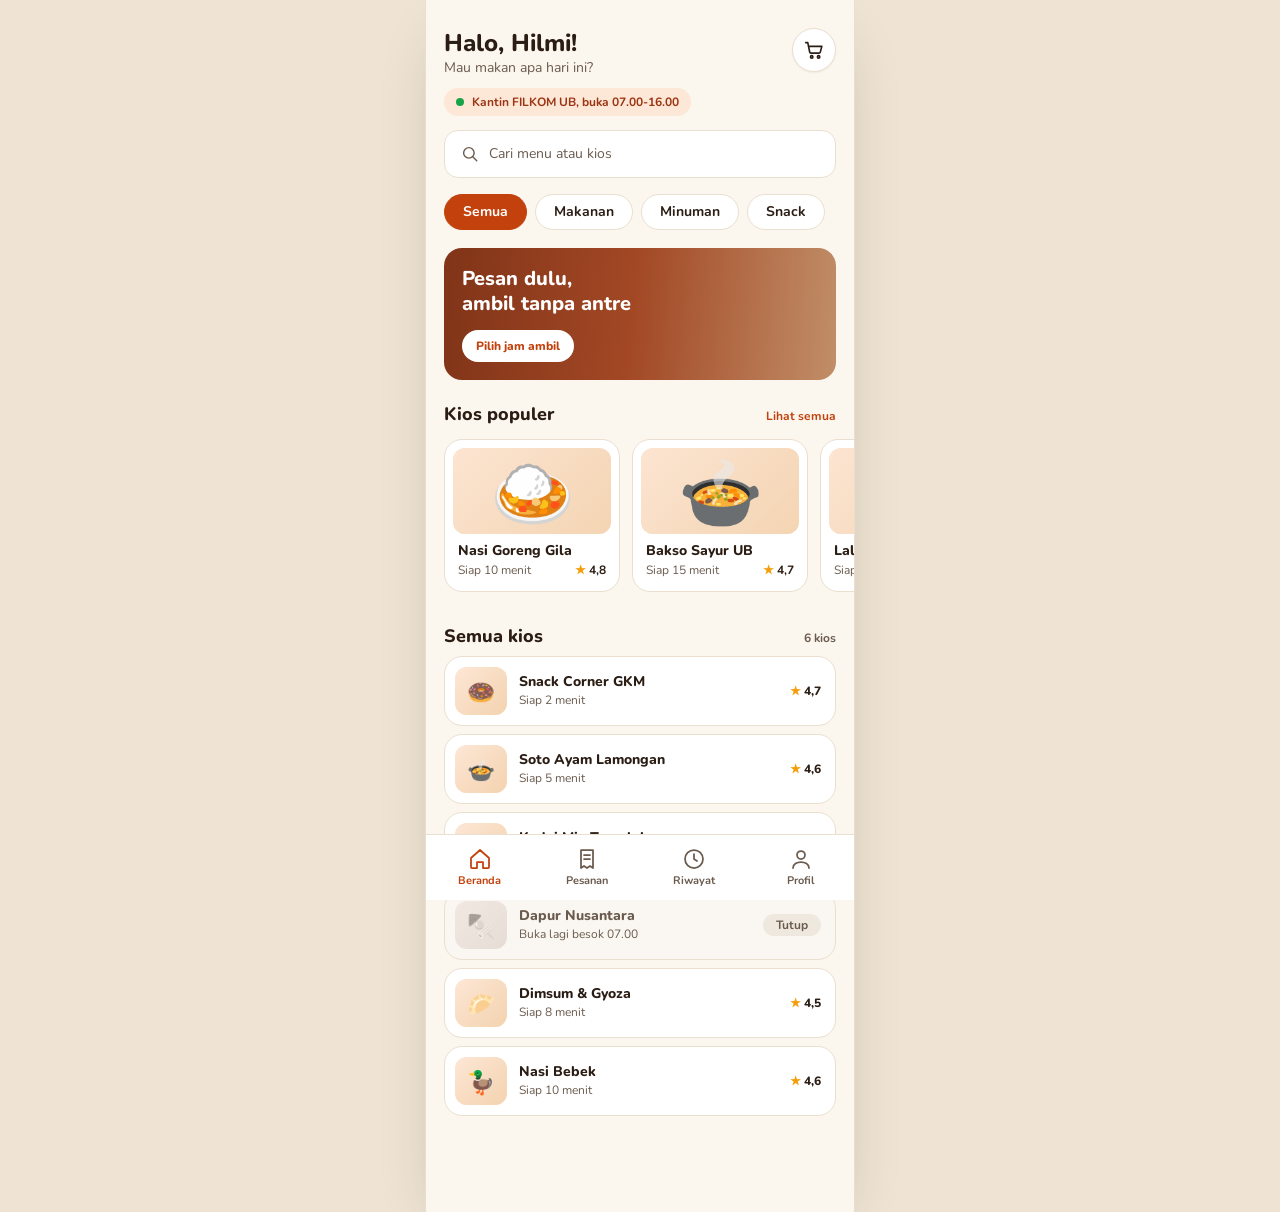
<file: index.html>
<!DOCTYPE html>
<html lang="id">
<head>
  <meta charset="UTF-8" />
  <meta name="viewport" content="width=device-width, initial-scale=1" />
  <meta name="theme-color" content="#FBF6EE" />
  <title>Beranda - SmartCanteen Rush</title>
  <link rel="preconnect" href="https://fonts.googleapis.com" />
  <link rel="preconnect" href="https://fonts.gstatic.com" crossorigin />
  <link href="https://fonts.googleapis.com/css2?family=Nunito:wght@400;600;700;800&display=swap" rel="stylesheet" />
  <link rel="stylesheet" href="index.css" />
</head>
<body data-page="home">
  <main class="page">
    <header class="header">
      <div>
        <h1 class="greeting">Halo, Hilmi!</h1>
        <p class="subgreeting">Mau makan apa hari ini?</p>
      </div>
      <button class="cart" id="cartBtn" type="button" aria-label="Keranjang">
        <svg width="22" height="22" viewBox="0 0 24 24" fill="none" stroke="currentColor" stroke-width="1.8" stroke-linecap="round" stroke-linejoin="round" aria-hidden="true">
          <path d="M3 4h2.2l2.1 10.2a1.5 1.5 0 0 0 1.5 1.2h8.6a1.5 1.5 0 0 0 1.5-1.1L20.5 8H6.1" />
          <circle cx="9.5" cy="19.5" r="1.3" />
          <circle cx="17" cy="19.5" r="1.3" />
        </svg>
        <span class="cart-badge" id="cartBadge" hidden>0</span>
      </button>
    </header>

    <div class="status">
      <span class="status-dot"></span>
      <span>Kantin FILKOM UB, buka 07.00-16.00</span>
    </div>

    <label class="search">
      <svg width="18" height="18" viewBox="0 0 24 24" fill="none" stroke="currentColor" stroke-width="1.9" stroke-linecap="round" aria-hidden="true">
        <circle cx="10.5" cy="10.5" r="7" />
        <path d="M16 16l5 5" />
      </svg>
      <input id="searchInput" type="search" placeholder="Cari menu atau kios" autocomplete="off" aria-label="Cari menu atau kios" />
    </label>

    <nav class="chips" aria-label="Kategori">
      <button class="chip chip-active" type="button" data-filter="semua" aria-pressed="true">Semua</button>
      <button class="chip" type="button" data-filter="makanan" aria-pressed="false">Makanan</button>
      <button class="chip" type="button" data-filter="minuman" aria-pressed="false">Minuman</button>
      <button class="chip" type="button" data-filter="snack" aria-pressed="false">Snack</button>
    </nav>

    <section class="promo">
      <h2 class="promo-title">Pesan dulu,<br />ambil tanpa antre</h2>
      <button class="promo-btn" id="promoBtn" type="button">Pilih jam ambil</button>
    </section>

    <a class="order" id="activeOrder" href="status.html" hidden>
      <img class="order-img" id="orderImg" alt="" />
      <div class="order-text">
        <p class="order-title" id="orderTitle">Pesananmu lagi dimasak</p>
        <p class="order-sub" id="orderSub"></p>
      </div>
      <span class="badge badge-info" id="orderBadge">Diproses</span>
      <svg class="order-arrow" width="8" height="14" viewBox="0 0 8 14" fill="none" stroke="currentColor" stroke-width="1.8" stroke-linecap="round" stroke-linejoin="round" aria-hidden="true">
        <path d="M1 1l6 6-6 6" />
      </svg>
    </a>

    <section id="popularSection">
      <div class="section-head">
        <h2 class="section-title">Kios populer</h2>
        <a class="link" id="seeAll" href="#allStalls">Lihat semua</a>
      </div>
      <div class="popular" id="popularList"></div>
    </section>

    <section id="allStalls">
      <div class="section-head">
        <h2 class="section-title">Semua kios</h2>
        <span class="count" id="stallCount">6 kios</span>
      </div>
      <ul class="stalls" id="stallList"></ul>
      <p class="empty" id="emptyState" hidden>Tidak ada kios atau menu yang cocok.<br />Coba kata kunci lain.</p>
    </section>
  </main>

  <nav class="navbar" aria-label="Navigasi utama">
    <ul>
      <li><a class="active" href="index.html" aria-current="page">
        <svg viewBox="0 0 24 24" aria-hidden="true"><path d="M3 11l9-8 9 8v9a1 1 0 0 1-1 1h-5v-6H9v6H4a1 1 0 0 1-1-1z" /></svg>Beranda</a></li>
      <li><a href="status.html">
        <svg viewBox="0 0 24 24" aria-hidden="true"><path d="M6 3h12v18l-3-2-3 2-3-2-3 2z" /><path d="M9 8h6M9 12h6" /></svg>Pesanan</a></li>
      <li><a href="#" data-soon>
        <svg viewBox="0 0 24 24" aria-hidden="true"><circle cx="12" cy="12" r="9" /><path d="M12 7v5l3 2" /></svg>Riwayat</a></li>
      <li><a href="#" data-soon>
        <svg viewBox="0 0 24 24" aria-hidden="true"><circle cx="12" cy="8" r="4" /><path d="M4 21c0-4 4-6 8-6s8 2 8 6" /></svg>Profil</a></li>
    </ul>
  </nav>

  <script src="script.js"></script>
</body>
</html>
</file>
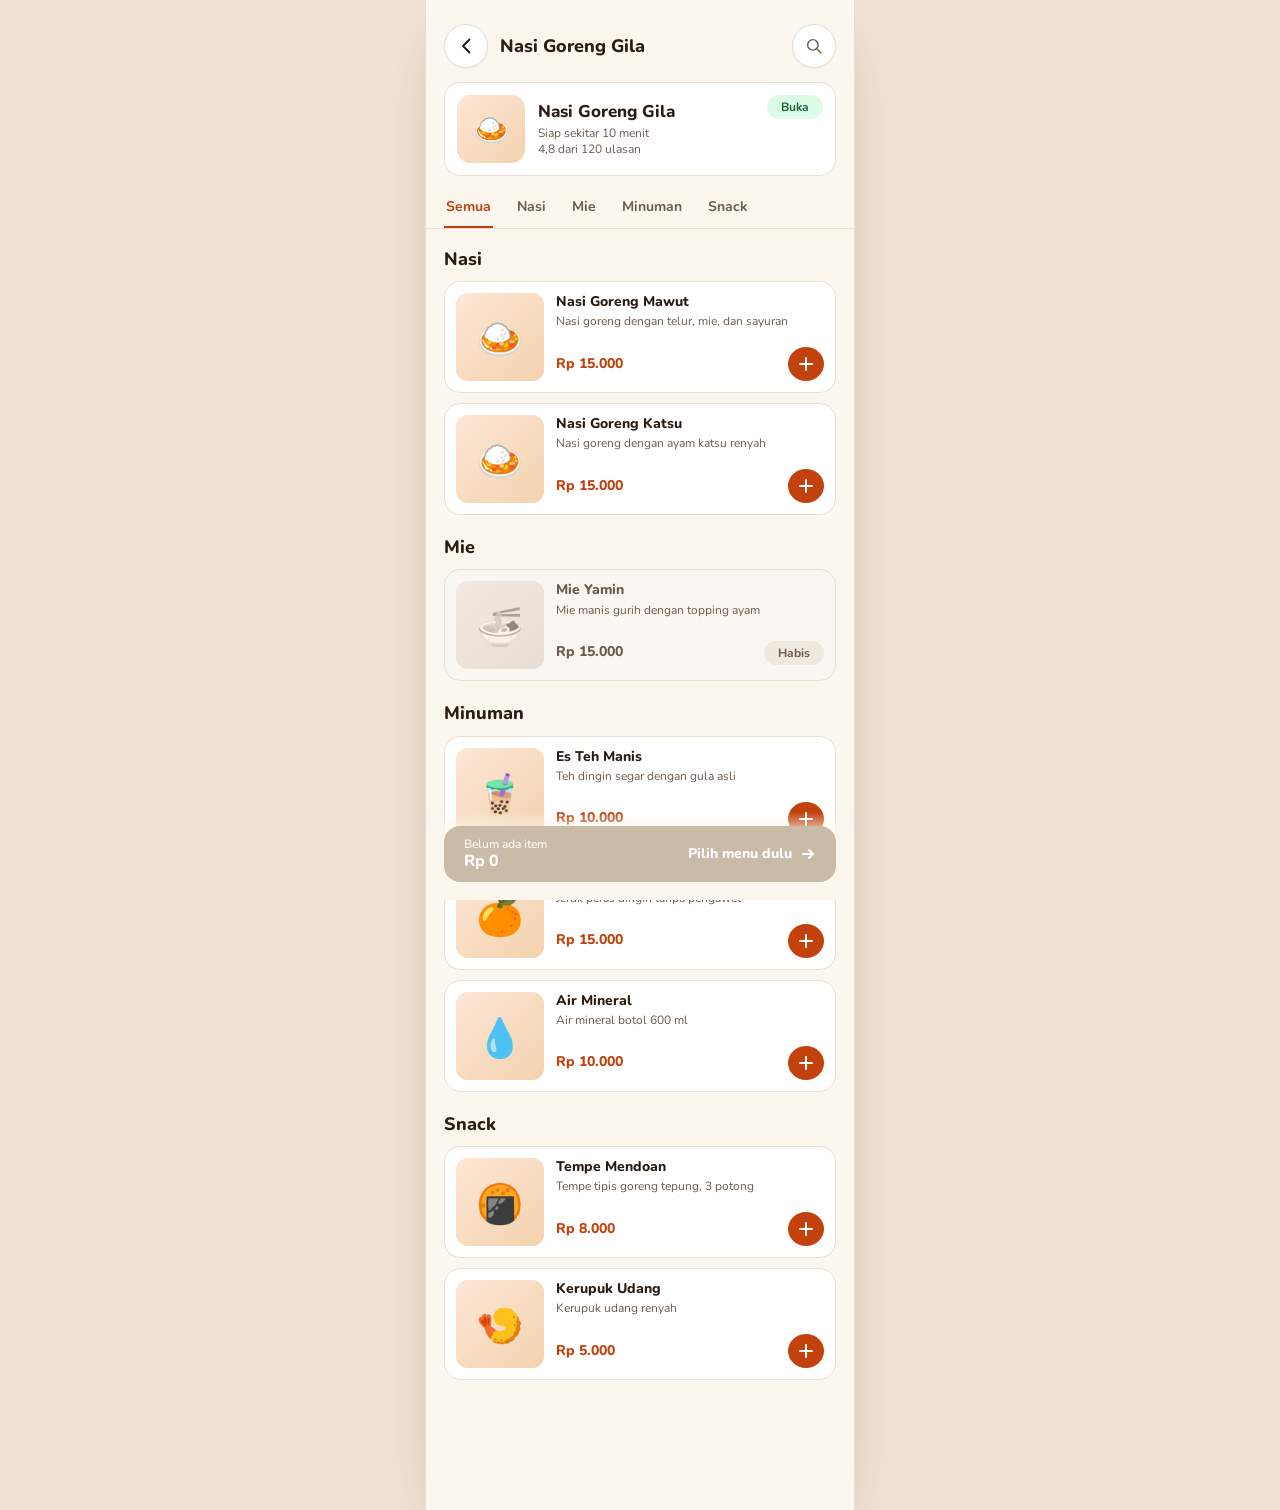
<file: menu.html>
<!DOCTYPE html>
<html lang="id">
<head>
  <meta charset="UTF-8" />
  <meta name="viewport" content="width=device-width, initial-scale=1" />
  <meta name="theme-color" content="#FBF6EE" />
  <title>Menu - SmartCanteen Rush</title>
  <link rel="preconnect" href="https://fonts.googleapis.com" />
  <link rel="preconnect" href="https://fonts.gstatic.com" crossorigin />
  <link href="https://fonts.googleapis.com/css2?family=Nunito:wght@400;600;700;800&display=swap" rel="stylesheet" />
  <link rel="stylesheet" href="menu.css" />
</head>
<body data-page="menu">
  <main class="page">
    <header class="topbar">
      <button class="icon-btn" type="button" data-href="index.html" aria-label="Kembali">
        <svg width="10" height="16" viewBox="0 0 10 16" fill="none" stroke="currentColor" stroke-width="1.9" stroke-linecap="round" stroke-linejoin="round" aria-hidden="true"><path d="M8.5 1.5L2 8l6.5 6.5" /></svg>
      </button>
      <h1 id="topTitle">Menu</h1>
      <button class="icon-btn icon-btn-muted" id="searchToggle" type="button" aria-label="Cari menu">
        <svg width="18" height="18" viewBox="0 0 24 24" fill="none" stroke="currentColor" stroke-width="1.9" stroke-linecap="round" aria-hidden="true"><circle cx="10.5" cy="10.5" r="7" /><path d="M16 16l5 5" /></svg>
      </button>
    </header>

    <div class="searchbar" id="menuSearchBar" hidden>
      <input id="menuSearch" type="search" placeholder="Cari menu di kios ini" autocomplete="off" aria-label="Cari menu" />
    </div>

    <section class="restaurant">
      <div class="restaurant-img"><img id="stallImg" alt="" /></div>
      <div class="restaurant-info">
        <h2 id="stallName">Nama kios</h2>
        <p id="stallPrep"></p>
        <p id="stallRating"></p>
      </div>
      <span class="badge-open">Buka</span>
    </section>

    <nav class="tabs" id="tabs" aria-label="Kategori menu"></nav>

    <div id="menuList"></div>
  </main>

  <div class="cartbar" id="cartBar">
    <button class="cartbar-btn" id="cartBarBtn" type="button">
      <span class="cb-info">
        <small id="barInfo">Belum ada item</small>
        <b id="barTotal">Rp 0</b>
      </span>
      <span class="cb-action"><span id="barAction">Pilih jam ambil</span>
        <svg width="16" height="16" viewBox="0 0 16 16" fill="none" stroke="currentColor" stroke-width="2" stroke-linecap="round" stroke-linejoin="round" aria-hidden="true"><path d="M3 8h10M9 4l4 4-4 4" /></svg>
      </span>
    </button>
  </div>

  <script src="script.js"></script>
</body>
</html>
</file>
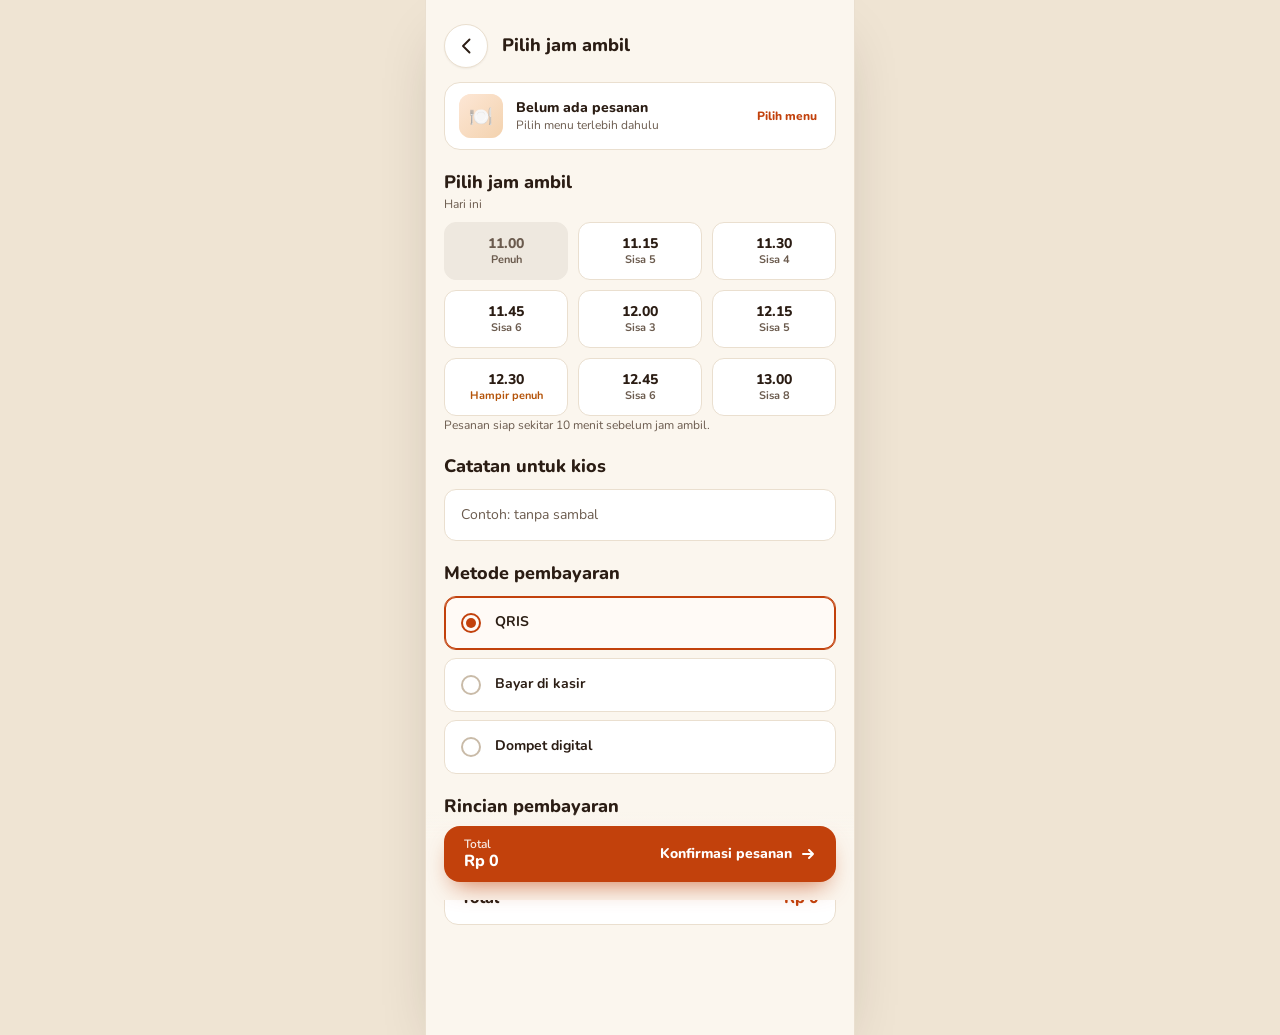
<file: slot.html>
<!DOCTYPE html>
<html lang="id">
<head>
  <meta charset="UTF-8" />
  <meta name="viewport" content="width=device-width, initial-scale=1" />
  <meta name="theme-color" content="#FBF6EE" />
  <title>Pilih jam ambil - SmartCanteen Rush</title>
  <link rel="preconnect" href="https://fonts.googleapis.com" />
  <link rel="preconnect" href="https://fonts.gstatic.com" crossorigin />
  <link href="https://fonts.googleapis.com/css2?family=Nunito:wght@400;600;700;800&display=swap" rel="stylesheet" />
  <link rel="stylesheet" href="slot.css" />
</head>
<body data-page="slot">
  <main class="page">
    <header class="topbar">
      <button class="back" type="button" data-href="menu.html" aria-label="Kembali">
        <svg width="10" height="16" viewBox="0 0 10 16" fill="none" stroke="currentColor" stroke-width="1.9" stroke-linecap="round" stroke-linejoin="round" aria-hidden="true"><path d="M8.5 1.5L2 8l6.5 6.5" /></svg>
      </button>
      <h1 class="title">Pilih jam ambil</h1>
    </header>

    <section class="order">
      <div class="order-thumb"><img class="order-img" id="orderImg" alt="" /></div>
      <div class="order-info">
        <div class="order-name" id="orderName">Nama kios</div>
        <div class="muted" id="orderCount">0 item</div>
      </div>
      <a class="change" id="changeLink" href="menu.html" data-href="menu.html">Ubah</a>
    </section>

    <section class="block">
      <h2 class="heading">Pilih jam ambil</h2>
      <p class="muted">Hari ini</p>
      <div class="slots" id="slots" role="radiogroup" aria-label="Slot jam ambil">
        <button class="slot is-full" type="button" role="radio" aria-checked="false" data-time="11.00" disabled><span class="slot-time">11.00</span><span class="slot-note">Penuh</span></button>
        <button class="slot" type="button" role="radio" aria-checked="false" data-time="11.15"><span class="slot-time">11.15</span><span class="slot-note">Sisa 5</span></button>
        <button class="slot" type="button" role="radio" aria-checked="false" data-time="11.30"><span class="slot-time">11.30</span><span class="slot-note">Sisa 4</span></button>
        <button class="slot" type="button" role="radio" aria-checked="false" data-time="11.45"><span class="slot-time">11.45</span><span class="slot-note">Sisa 6</span></button>
        <button class="slot" type="button" role="radio" aria-checked="false" data-time="12.00"><span class="slot-time">12.00</span><span class="slot-note">Sisa 3</span></button>
        <button class="slot" type="button" role="radio" aria-checked="false" data-time="12.15"><span class="slot-time">12.15</span><span class="slot-note">Sisa 5</span></button>
        <button class="slot slot-warn" type="button" role="radio" aria-checked="false" data-time="12.30"><span class="slot-time">12.30</span><span class="slot-note">Hampir penuh</span></button>
        <button class="slot" type="button" role="radio" aria-checked="false" data-time="12.45"><span class="slot-time">12.45</span><span class="slot-note">Sisa 6</span></button>
        <button class="slot" type="button" role="radio" aria-checked="false" data-time="13.00"><span class="slot-time">13.00</span><span class="slot-note">Sisa 8</span></button>
      </div>
      <p class="muted hint">Pesanan siap sekitar 10 menit sebelum jam ambil.</p>
    </section>

    <section class="block">
      <h2 class="heading">Catatan untuk kios</h2>
      <input class="note" id="noteInput" type="text" placeholder="Contoh: tanpa sambal" maxlength="120" autocomplete="off" />
    </section>

    <section class="block">
      <h2 class="heading">Metode pembayaran</h2>
      <div class="pay-list">
        <label class="pay"><input type="radio" name="pay" value="qris" checked /><span class="radio"></span><span class="pay-name">QRIS</span></label>
        <label class="pay"><input type="radio" name="pay" value="kasir" /><span class="radio"></span><span class="pay-name">Bayar di kasir</span></label>
        <label class="pay"><input type="radio" name="pay" value="ewallet" /><span class="radio"></span><span class="pay-name">Dompet digital</span></label>
      </div>
    </section>

    <section class="block">
      <h2 class="heading">Rincian pembayaran</h2>
      <div class="summary">
        <div class="row"><span class="muted-14" id="subLabel">Subtotal (0 item)</span><span class="value" id="subValue">Rp 0</span></div>
        <hr />
        <div class="row total"><span>Total</span><span class="accent" id="totalValue">Rp 0</span></div>
      </div>
    </section>
  </main>

  <div class="cartbar">
    <button class="cartbar-btn" id="confirmBtn" type="button">
      <span class="cb-info">
        <small>Total</small>
        <b id="barTotal">Rp 0</b>
      </span>
      <span class="cb-action">Konfirmasi pesanan
        <svg width="16" height="16" viewBox="0 0 16 16" fill="none" stroke="currentColor" stroke-width="2" stroke-linecap="round" stroke-linejoin="round" aria-hidden="true"><path d="M3 8h10M9 4l4 4-4 4" /></svg>
      </span>
    </button>
  </div>

  <script src="script.js"></script>
</body>
</html>
</file>
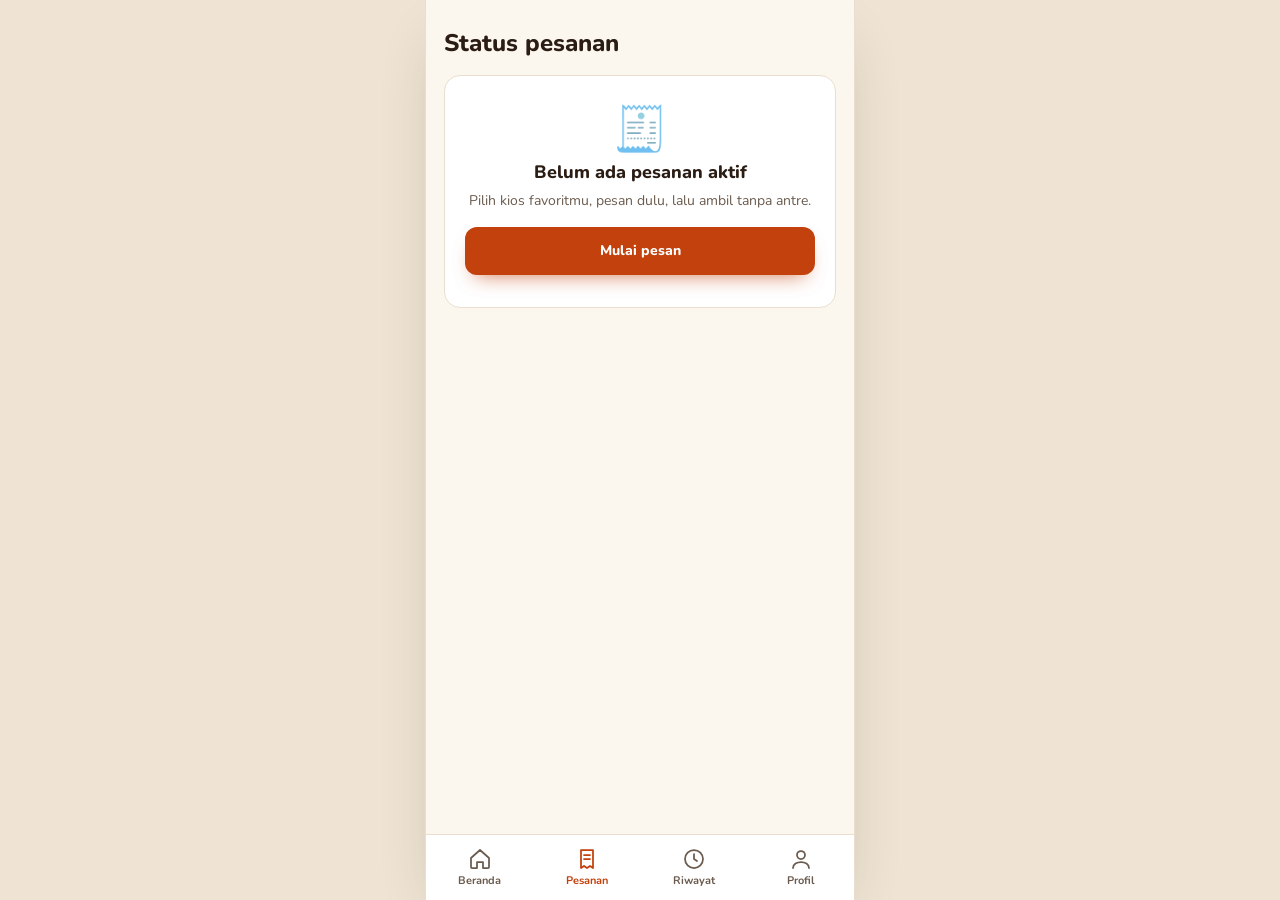
<file: status.html>
<!DOCTYPE html>
<html lang="id">
<head>
  <meta charset="UTF-8" />
  <meta name="viewport" content="width=device-width, initial-scale=1" />
  <meta name="theme-color" content="#FBF6EE" />
  <title>Status pesanan - SmartCanteen Rush</title>
  <link rel="preconnect" href="https://fonts.googleapis.com" />
  <link rel="preconnect" href="https://fonts.gstatic.com" crossorigin />
  <link href="https://fonts.googleapis.com/css2?family=Nunito:wght@400;600;700;800&display=swap" rel="stylesheet" />
  <link rel="stylesheet" href="status.css" />
</head>
<body data-page="status">
  <main class="page">
    <h1 class="title">Status pesanan</h1>

    <!-- Kondisi kosong: belum ada pesanan -->
    <section class="card empty-card" id="statusEmpty" hidden>
      <div class="empty-icon" aria-hidden="true">🧾</div>
      <h2>Belum ada pesanan aktif</h2>
      <p>Pilih kios favoritmu, pesan dulu, lalu ambil tanpa antre.</p>
      <button class="btn-solid" id="emptyBtn" type="button">Mulai pesan</button>
    </section>

    <div class="content" id="statusContent" hidden>
      <p class="subtitle" id="stallTitle">Nama kios</p>

      <section class="card">
        <span class="badge badge-info" id="statusBadge">Diterima</span>
        <h2 class="status-heading" id="statusHeading">Pesanan diterima</h2>
        <p class="status-note" id="statusNote"></p>
        <ol class="steps" id="steps" style="--p: 0">
          <li class="step active current"><span class="dot"><svg width="13" height="9" viewBox="0 0 13 9" fill="none" aria-hidden="true"><path d="M1 4.5L4.6 8 12 1" stroke="#fff" stroke-width="2" stroke-linecap="round" stroke-linejoin="round" /></svg></span>Diterima</li>
          <li class="step"><span class="dot"><svg width="13" height="9" viewBox="0 0 13 9" fill="none" aria-hidden="true"><path d="M1 4.5L4.6 8 12 1" stroke="#fff" stroke-width="2" stroke-linecap="round" stroke-linejoin="round" /></svg></span>Dimasak</li>
          <li class="step"><span class="dot"><svg width="13" height="9" viewBox="0 0 13 9" fill="none" aria-hidden="true"><path d="M1 4.5L4.6 8 12 1" stroke="#fff" stroke-width="2" stroke-linecap="round" stroke-linejoin="round" /></svg></span>Siap diambil</li>
          <li class="step"><span class="dot"><svg width="13" height="9" viewBox="0 0 13 9" fill="none" aria-hidden="true"><path d="M1 4.5L4.6 8 12 1" stroke="#fff" stroke-width="2" stroke-linecap="round" stroke-linejoin="round" /></svg></span>Selesai</li>
        </ol>
      </section>

      <section class="card code-card">
        <h2 class="card-label">Kode ambil</h2>
        <div class="qr" id="qr"></div>
        <p class="code" id="pickupCode">ABC-000</p>
        <p class="code-note">Tunjukkan ke kios saat mengambil</p>
      </section>

      <section class="card info">
        <div class="info-item"><span class="label">Jam ambil</span><span class="value" id="infoSlot">-</span></div>
        <div class="info-item"><span class="label">Lokasi</span><span class="value" id="infoLocation">Kantin FILKOM UB</span></div>
        <div class="info-item"><span class="label">Pembayaran</span><span class="value" id="infoPay">-</span></div>
      </section>

      <section class="card detail">
        <h2>Rincian pesanan</h2>
        <div id="detailRows"></div>
        <div class="note-row" id="noteRow" hidden><span class="label">Catatan:</span> <span id="noteText"></span></div>
        <div class="total"><span>Total</span><span class="amount" id="detailTotal">Rp 0</span></div>
      </section>

      <div class="actions">
        <button class="btn-solid" id="pickedBtn" type="button" hidden>Saya sudah mengambil pesanan</button>
        <button class="btn-outline" id="contactBtn" type="button">Hubungi kios</button>
        <button class="btn-solid" id="homeBtn" type="button">Kembali ke beranda</button>
        <button class="btn-cancel" id="cancelBtn" type="button">Batalkan pesanan</button>
      </div>
    </div>
  </main>

  <nav class="navbar" aria-label="Navigasi utama">
    <ul>
      <li><a href="index.html">
        <svg viewBox="0 0 24 24" aria-hidden="true"><path d="M3 11l9-8 9 8v9a1 1 0 0 1-1 1h-5v-6H9v6H4a1 1 0 0 1-1-1z" /></svg>Beranda</a></li>
      <li><a class="active" href="status.html" aria-current="page">
        <svg viewBox="0 0 24 24" aria-hidden="true"><path d="M6 3h12v18l-3-2-3 2-3-2-3 2z" /><path d="M9 8h6M9 12h6" /></svg>Pesanan</a></li>
      <li><a href="#" data-soon>
        <svg viewBox="0 0 24 24" aria-hidden="true"><circle cx="12" cy="12" r="9" /><path d="M12 7v5l3 2" /></svg>Riwayat</a></li>
      <li><a href="#" data-soon>
        <svg viewBox="0 0 24 24" aria-hidden="true"><circle cx="12" cy="8" r="4" /><path d="M4 21c0-4 4-6 8-6s8 2 8 6" /></svg>Profil</a></li>
    </ul>
  </nav>

  <script src="script.js"></script>
</body>
</html>
</file>
<file: index.css>
/* SmartCanteen Rush — Beranda (index.html) */
/* ==========================================================================
   BASE — token, reset, shell halaman, toast
   (blok ini sengaja sama di setiap file CSS agar tiap halaman mandiri)
   ========================================================================== */
:root {
  --canvas: #EFE4D3;
  --bg: #FBF6EE;
  --card: #FFFFFF;
  --ink: #2B1D14;
  --muted: #6B5B4E;
  --border: #EADFCF;
  --accent: #C2410C;
  --accent-dark: #9A3412;
  --accent-soft: #FDE7D6;
  --tan: #C9A27A;
  --green: #166534;
  --green-bg: #DCFCE7;
  --blue: #1E40AF;
  --blue-bg: #DBEAFE;
  --disabled: #EEE8DF;
  --shadow-sm: 0 1px 2px rgba(43, 29, 20, 0.06);
  --shadow-md: 0 10px 24px -10px rgba(43, 29, 20, 0.25);
  --ease: cubic-bezier(0.2, 0.7, 0.2, 1);
  --w: 428px;
}

*, *::before, *::after { box-sizing: border-box; margin: 0; padding: 0; }

html { -webkit-text-size-adjust: 100%; }

body {
  font-family: "Nunito", -apple-system, Roboto, Helvetica, sans-serif;
  background: var(--canvas);
  color: var(--ink);
  line-height: 1.35;
  -webkit-tap-highlight-color: transparent;
}

/* Mobile-first: lebar penuh di HP, kolom 428px di tengah layar saat di desktop */
.page {
  width: 100%;
  max-width: var(--w);
  min-height: 100vh;
  margin: 0 auto;
  background: var(--bg);
  position: relative;
}
@media (min-width: 480px) {
  .page { box-shadow: 0 0 0 1px var(--border), 0 24px 60px -24px rgba(43, 29, 20, 0.3); }
}

button, input { font: inherit; color: inherit; }
button { border: 0; background: none; cursor: pointer; }
a { color: inherit; text-decoration: none; }
ul, ol { list-style: none; }
img { display: block; max-width: 100%; }
[hidden] { display: none !important; }
:focus-visible { outline: 2px solid var(--accent); outline-offset: 2px; }

.toast {
  position: fixed;
  left: 50%;
  bottom: 96px;
  z-index: 100;
  max-width: calc(100% - 36px);
  padding: 10px 18px;
  border-radius: 999px;
  background: var(--ink);
  color: #fff;
  font-size: 13px;
  font-weight: 700;
  text-align: center;
  box-shadow: var(--shadow-md);
  opacity: 0;
  transform: translate(-50%, 12px);
  pointer-events: none;
  transition: opacity 0.25s var(--ease), transform 0.25s var(--ease);
}
.toast.show { opacity: 1; transform: translate(-50%, 0); }

@media (prefers-reduced-motion: reduce) {
  *, *::before, *::after { transition: none !important; animation: none !important; scroll-behavior: auto !important; }
}

/* ==========================================================================
   HALAMAN
   ========================================================================== */

.page { padding: 28px 18px 96px; }

/* ---------- Header ---------- */
.header { display: flex; justify-content: space-between; align-items: flex-start; gap: 12px; }
.greeting { font-size: 24px; font-weight: 800; line-height: 1.3; }
.subgreeting { font-size: 14px; color: var(--muted); }

.cart {
  position: relative;
  flex: none;
  width: 44px;
  height: 44px;
  border-radius: 50%;
  background: var(--card);
  border: 1px solid var(--border);
  display: grid;
  place-items: center;
  box-shadow: var(--shadow-sm);
  transition: transform 0.15s var(--ease), box-shadow 0.2s var(--ease), border-color 0.2s;
}
.cart:hover { border-color: var(--accent); box-shadow: var(--shadow-md); transform: translateY(-1px); }
.cart:active { transform: scale(0.93); }
.cart-badge {
  position: absolute;
  top: -4px;
  right: -4px;
  min-width: 19px;
  height: 19px;
  padding: 0 5px;
  border-radius: 10px;
  background: var(--accent);
  color: #fff;
  font-size: 11px;
  font-weight: 800;
  display: grid;
  place-items: center;
  border: 2px solid var(--bg);
}

/* ---------- Status buka ---------- */
.status {
  display: flex;
  align-items: center;
  gap: 8px;
  width: fit-content;
  max-width: 100%;
  margin-top: 10px;
  padding: 6px 12px;
  border-radius: 999px;
  background: var(--accent-soft);
  color: var(--accent-dark);
  font-size: 12px;
  font-weight: 700;
}
.status-dot {
  width: 8px; height: 8px; flex: none; border-radius: 50%;
  background: #16A34A;
  box-shadow: 0 0 0 0 rgba(22, 163, 74, 0.5);
  animation: pulse 2s infinite;
}
@keyframes pulse {
  70% { box-shadow: 0 0 0 7px rgba(22, 163, 74, 0); }
  100% { box-shadow: 0 0 0 0 rgba(22, 163, 74, 0); }
}

/* ---------- Search ---------- */
.search {
  display: flex;
  align-items: center;
  gap: 10px;
  height: 48px;
  margin-top: 14px;
  padding: 0 16px;
  background: var(--card);
  border: 1px solid var(--border);
  border-radius: 14px;
  color: var(--muted);
  transition: border-color 0.2s, box-shadow 0.2s;
}
.search:focus-within { border-color: var(--accent); box-shadow: 0 0 0 3px rgba(194, 65, 12, 0.12); color: var(--accent); }
.search input {
  flex: 1;
  min-width: 0;
  border: 0;
  outline: 0;
  background: none;
  font-size: 14px;
  color: var(--ink);
}
.search input::placeholder { color: var(--muted); }

/* ---------- Chips ---------- */
.chips { display: flex; gap: 8px; margin-top: 14px; overflow-x: auto; scrollbar-width: none; padding: 2px 0; }
.chips::-webkit-scrollbar { display: none; }
.chip {
  flex: none;
  height: 36px;
  padding: 0 18px;
  border-radius: 999px;
  background: var(--card);
  border: 1px solid var(--border);
  font-size: 14px;
  font-weight: 700;
  transition: background 0.2s, color 0.2s, border-color 0.2s, transform 0.15s var(--ease);
}
.chip:hover { border-color: var(--accent); color: var(--accent); }
.chip:active { transform: scale(0.95); }
.chip-active, .chip-active:hover { background: var(--accent); border-color: var(--accent); color: #fff; }

/* ---------- Promo ---------- */
.promo {
  margin-top: 16px;
  padding: 18px;
  min-height: 124px;
  border-radius: 18px;
  color: #fff;
  background:
    linear-gradient(95deg, rgba(124, 45, 18, 0.94) 0%, rgba(154, 52, 18, 0.82) 48%, rgba(154, 52, 18, 0.18) 100%),
    url("https://images.unsplash.com/photo-1555396273-367ea4eb4db5?auto=format&fit=crop&w=800&q=70") center / cover,
    var(--tan);
}
.promo-title { font-size: 20px; font-weight: 800; line-height: 1.25; }
.promo-btn {
  margin-top: 14px;
  height: 32px;
  padding: 0 14px;
  border-radius: 999px;
  background: #fff;
  color: var(--accent);
  font-size: 12px;
  font-weight: 800;
  transition: transform 0.15s var(--ease), box-shadow 0.2s;
}
.promo-btn:hover { box-shadow: 0 6px 14px -6px rgba(0, 0, 0, 0.4); transform: translateY(-1px); }
.promo-btn:active { transform: scale(0.95); }

/* ---------- Badge ---------- */
.badge {
  flex: none;
  padding: 3px 10px;
  border-radius: 999px;
  font-size: 12px;
  font-weight: 700;
  line-height: 16px;
  white-space: nowrap;
}
.badge-info { background: var(--blue-bg); color: var(--blue); }
.badge-ready { background: var(--green-bg); color: var(--green); }
.badge-done { background: var(--disabled); color: var(--muted); }

/* ---------- Pesanan aktif ---------- */
.order {
  display: flex;
  align-items: center;
  gap: 12px;
  margin-top: 16px;
  padding: 14px;
  background: var(--card);
  border: 1px solid var(--border);
  border-radius: 18px;
  transition: transform 0.2s var(--ease), box-shadow 0.2s var(--ease), border-color 0.2s;
}
.order:hover { transform: translateY(-2px); box-shadow: var(--shadow-md); border-color: var(--tan); }
.order:active { transform: scale(0.99); }
.order-img { width: 46px; height: 46px; flex: none; border-radius: 12px; object-fit: cover; }
.order-text { flex: 1; min-width: 0; }
.order-title { font-size: 14px; font-weight: 800; line-height: 1.3; }
.order-sub { font-size: 12px; color: var(--muted); margin-top: 2px; }
.order-arrow { flex: none; color: var(--muted); transition: transform 0.2s var(--ease); }
.order:hover .order-arrow { transform: translateX(3px); }

/* ---------- Section head ---------- */
.section-head { display: flex; justify-content: space-between; align-items: baseline; margin-top: 22px; margin-bottom: 8px; }
.section-title { font-size: 18px; font-weight: 800; }
.link { color: var(--accent); font-size: 12px; font-weight: 700; }
.link:hover { text-decoration: underline; }
.count { color: var(--muted); font-size: 12px; font-weight: 700; }
.star { color: #F59E0B; }

/* ---------- Kios populer ---------- */
.popular {
  display: flex;
  gap: 12px;
  margin: 0 -18px;
  padding: 4px 18px 10px;
  overflow-x: auto;
  scrollbar-width: none;
  scroll-snap-type: x proximity;
  scroll-padding-left: 18px;
}
.popular::-webkit-scrollbar { display: none; }
.pcard {
  flex: none;
  width: 176px;
  padding: 8px 8px 12px;
  background: var(--card);
  border: 1px solid var(--border);
  border-radius: 18px;
  scroll-snap-align: start;
  transition: transform 0.2s var(--ease), box-shadow 0.2s var(--ease), border-color 0.2s;
}
.pcard:hover { transform: translateY(-3px); box-shadow: var(--shadow-md); border-color: var(--tan); }
.pcard:active { transform: scale(0.98); }
.pcard-img { height: 86px; border-radius: 12px; overflow: hidden; background: var(--accent-soft); }
.pcard-img img { width: 100%; height: 100%; object-fit: cover; transition: transform 0.4s var(--ease); }
.pcard:hover .pcard-img img { transform: scale(1.06); }
.pcard-name { margin: 8px 5px 0; font-size: 14px; font-weight: 800; white-space: nowrap; overflow: hidden; text-overflow: ellipsis; }
.pcard-meta { display: flex; justify-content: space-between; margin: 2px 5px 0; font-size: 12px; color: var(--muted); }
.pcard-meta b { color: var(--ink); }

/* ---------- Semua kios ---------- */
.stalls { display: flex; flex-direction: column; gap: 8px; }
.stall {
  display: flex;
  align-items: center;
  gap: 12px;
  padding: 10px 14px 10px 10px;
  background: var(--card);
  border: 1px solid var(--border);
  border-radius: 18px;
  transition: transform 0.2s var(--ease), box-shadow 0.2s var(--ease), border-color 0.2s;
}
.stall:hover { transform: translateY(-2px); box-shadow: var(--shadow-md); border-color: var(--tan); }
.stall:active { transform: scale(0.99); }
.thumb { flex: none; width: 52px; height: 48px; border-radius: 12px; overflow: hidden; background: var(--accent-soft); }
.thumb img { width: 100%; height: 100%; object-fit: cover; }
.stall-text { flex: 1; min-width: 0; }
.stall-name { display: block; font-size: 14px; font-weight: 800; line-height: 1.3; white-space: nowrap; overflow: hidden; text-overflow: ellipsis; }
.stall-sub { display: block; font-size: 12px; color: var(--muted); margin-top: 1px; white-space: nowrap; overflow: hidden; text-overflow: ellipsis; }
.rating { font-size: 12px; font-weight: 800; }
.stall-closed { background: #FAF7F2; }
.stall-closed:hover { transform: none; box-shadow: none; border-color: var(--border); }
.stall-closed .thumb img { filter: grayscale(1); opacity: 0.6; }
.stall-closed .stall-name { color: var(--muted); }
.closed-badge {
  padding: 3px 13px;
  border-radius: 999px;
  background: var(--disabled);
  color: var(--muted);
  font-size: 12px;
  font-weight: 700;
}
.empty { padding: 28px 12px; text-align: center; color: var(--muted); font-size: 14px; }

/* ---------- Navbar bawah ---------- */
.navbar {
  position: fixed;
  bottom: 0;
  left: 50%;
  transform: translateX(-50%);
  width: 100%;
  max-width: var(--w);
  height: 66px;
  background: var(--card);
  border-top: 1px solid var(--border);
  z-index: 50;
}
.navbar ul { display: flex; height: 100%; }
.navbar li { flex: 1; }
.navbar a {
  height: 100%;
  display: flex;
  flex-direction: column;
  align-items: center;
  justify-content: center;
  gap: 3px;
  font-size: 11px;
  font-weight: 700;
  color: var(--muted);
  transition: color 0.2s;
}
.navbar a:hover { color: var(--accent-dark); }
.navbar a.active { color: var(--accent); }
.navbar svg { width: 24px; height: 24px; fill: none; stroke: currentColor; stroke-width: 1.75; stroke-linecap: round; stroke-linejoin: round; transition: transform 0.2s var(--ease); }
.navbar a:active svg { transform: scale(0.88); }
</file>
<file: menu.css>
/* SmartCanteen Rush — Menu (menu.html) */
/* ==========================================================================
   BASE — token, reset, shell halaman, toast
   (blok ini sengaja sama di setiap file CSS agar tiap halaman mandiri)
   ========================================================================== */
:root {
  --canvas: #EFE4D3;
  --bg: #FBF6EE;
  --card: #FFFFFF;
  --ink: #2B1D14;
  --muted: #6B5B4E;
  --border: #EADFCF;
  --accent: #C2410C;
  --accent-dark: #9A3412;
  --accent-soft: #FDE7D6;
  --tan: #C9A27A;
  --green: #166534;
  --green-bg: #DCFCE7;
  --blue: #1E40AF;
  --blue-bg: #DBEAFE;
  --disabled: #EEE8DF;
  --shadow-sm: 0 1px 2px rgba(43, 29, 20, 0.06);
  --shadow-md: 0 10px 24px -10px rgba(43, 29, 20, 0.25);
  --ease: cubic-bezier(0.2, 0.7, 0.2, 1);
  --w: 428px;
}

*, *::before, *::after { box-sizing: border-box; margin: 0; padding: 0; }

html { -webkit-text-size-adjust: 100%; }

body {
  font-family: "Nunito", -apple-system, Roboto, Helvetica, sans-serif;
  background: var(--canvas);
  color: var(--ink);
  line-height: 1.35;
  -webkit-tap-highlight-color: transparent;
}

/* Mobile-first: lebar penuh di HP, kolom 428px di tengah layar saat di desktop */
.page {
  width: 100%;
  max-width: var(--w);
  min-height: 100vh;
  margin: 0 auto;
  background: var(--bg);
  position: relative;
}
@media (min-width: 480px) {
  .page { box-shadow: 0 0 0 1px var(--border), 0 24px 60px -24px rgba(43, 29, 20, 0.3); }
}

button, input { font: inherit; color: inherit; }
button { border: 0; background: none; cursor: pointer; }
a { color: inherit; text-decoration: none; }
ul, ol { list-style: none; }
img { display: block; max-width: 100%; }
[hidden] { display: none !important; }
:focus-visible { outline: 2px solid var(--accent); outline-offset: 2px; }

.toast {
  position: fixed;
  left: 50%;
  bottom: 96px;
  z-index: 100;
  max-width: calc(100% - 36px);
  padding: 10px 18px;
  border-radius: 999px;
  background: var(--ink);
  color: #fff;
  font-size: 13px;
  font-weight: 700;
  text-align: center;
  box-shadow: var(--shadow-md);
  opacity: 0;
  transform: translate(-50%, 12px);
  pointer-events: none;
  transition: opacity 0.25s var(--ease), transform 0.25s var(--ease);
}
.toast.show { opacity: 1; transform: translate(-50%, 0); }

@media (prefers-reduced-motion: reduce) {
  *, *::before, *::after { transition: none !important; animation: none !important; scroll-behavior: auto !important; }
}

/* ==========================================================================
   HALAMAN
   ========================================================================== */

.page { padding: 24px 18px 110px; }

/* ---------- Topbar ---------- */
.topbar { display: flex; align-items: center; gap: 12px; margin-bottom: 14px; }
.topbar h1 { flex: 1; min-width: 0; font-size: 18px; font-weight: 800; white-space: nowrap; overflow: hidden; text-overflow: ellipsis; }
.icon-btn {
  flex: none;
  width: 44px;
  height: 44px;
  border-radius: 50%;
  display: grid;
  place-items: center;
  background: var(--card);
  border: 1px solid var(--border);
  box-shadow: var(--shadow-sm);
  transition: transform 0.15s var(--ease), border-color 0.2s, color 0.2s;
}
.icon-btn-muted { color: var(--muted); }
.icon-btn:hover { border-color: var(--accent); color: var(--accent); }
.icon-btn:active { transform: scale(0.92); }

.searchbar { margin-bottom: 14px; animation: drop 0.25s var(--ease); }
.searchbar input {
  width: 100%;
  height: 44px;
  padding: 0 16px;
  border-radius: 12px;
  border: 1px solid var(--border);
  background: var(--card);
  outline: 0;
  font-size: 14px;
  transition: border-color 0.2s, box-shadow 0.2s;
}
.searchbar input:focus { border-color: var(--accent); box-shadow: 0 0 0 3px rgba(194, 65, 12, 0.12); }
@keyframes drop { from { opacity: 0; transform: translateY(-6px); } to { opacity: 1; transform: none; } }

/* ---------- Info kios ---------- */
.restaurant {
  display: flex;
  align-items: center;
  gap: 13px;
  padding: 12px;
  margin-bottom: 18px;
  background: var(--card);
  border: 1px solid var(--border);
  border-radius: 16px;
}
.restaurant-img { flex: none; width: 68px; height: 68px; border-radius: 14px; overflow: hidden; background: var(--accent-soft); }
.restaurant-img img { width: 100%; height: 100%; object-fit: cover; }
.restaurant-info { flex: 1; min-width: 0; }
.restaurant-info h2 { font-size: 17px; font-weight: 800; line-height: 1.25; margin-bottom: 3px; }
.restaurant-info p { font-size: 12px; color: var(--muted); }
.badge-open {
  align-self: flex-start;
  padding: 4px 14px;
  border-radius: 999px;
  background: var(--green-bg);
  color: var(--green);
  font-size: 12px;
  font-weight: 700;
}

/* ---------- Tab kategori ---------- */
.tabs {
  display: flex;
  gap: 22px;
  margin: 0 -18px 18px;
  padding: 0 18px;
  border-bottom: 1px solid var(--border);
  overflow-x: auto;
  scrollbar-width: none;
}
.tabs::-webkit-scrollbar { display: none; }
.tab {
  flex: none;
  padding: 4px 2px 9px;
  margin-bottom: -1px;
  font-size: 14px;
  font-weight: 700;
  color: var(--muted);
  border-bottom: 3px solid transparent;
  transition: color 0.2s, border-color 0.25s var(--ease);
}
.tab:hover { color: var(--accent-dark); }
.tab.active { color: var(--accent); border-bottom-color: var(--accent); }

/* ---------- Daftar menu ---------- */
.category-title { font-size: 18px; font-weight: 800; margin-bottom: 10px; }
.menu-list { display: flex; flex-direction: column; gap: 10px; margin-bottom: 20px; }
.menu-card {
  display: flex;
  gap: 12px;
  padding: 11px;
  background: var(--card);
  border: 1px solid var(--border);
  border-radius: 16px;
  transition: transform 0.2s var(--ease), box-shadow 0.2s var(--ease), border-color 0.2s;
}
.menu-card:hover { transform: translateY(-2px); box-shadow: var(--shadow-md); border-color: var(--tan); }
.menu-img { flex: none; width: 88px; height: 88px; border-radius: 12px; overflow: hidden; background: var(--accent-soft); }
.menu-img img { width: 100%; height: 100%; object-fit: cover; transition: transform 0.4s var(--ease); }
.menu-card:hover .menu-img img { transform: scale(1.07); }
.menu-body { flex: 1; min-width: 0; display: flex; flex-direction: column; justify-content: space-between; }
.menu-name { font-size: 14px; font-weight: 800; line-height: 1.3; }
.menu-desc {
  margin-top: 2px;
  font-size: 12px;
  color: var(--muted);
  display: -webkit-box;
  -webkit-line-clamp: 2;
  -webkit-box-orient: vertical;
  overflow: hidden;
}
.menu-footer { display: flex; align-items: center; justify-content: space-between; margin-top: 6px; min-height: 34px; }
.price { font-size: 14px; font-weight: 800; color: var(--accent); }

.add-btn {
  width: 36px;
  height: 34px;
  display: grid;
  place-items: center;
  border-radius: 50%;
  background: var(--accent);
  color: #fff;
  transition: background 0.2s, transform 0.15s var(--ease), box-shadow 0.2s;
}
.add-btn:hover { background: var(--accent-dark); box-shadow: 0 6px 14px -6px rgba(194, 65, 12, 0.7); }
.add-btn:active { transform: scale(0.88); }

.qty {
  display: flex;
  align-items: center;
  gap: 4px;
  height: 34px;
  padding: 0 4px;
  border-radius: 999px;
  background: var(--accent-soft);
  animation: pop 0.2s var(--ease);
}
.qty button {
  width: 28px;
  height: 28px;
  display: grid;
  place-items: center;
  border-radius: 50%;
  color: var(--accent);
  transition: background 0.2s, transform 0.15s var(--ease);
}
.qty button:hover { background: rgba(194, 65, 12, 0.14); }
.qty button:active { transform: scale(0.85); }
.qty-num { min-width: 22px; text-align: center; font-size: 14px; font-weight: 800; }
.qty-num.bump { animation: bump 0.25s var(--ease); }
@keyframes pop { from { transform: scale(0.85); opacity: 0.4; } to { transform: none; opacity: 1; } }
@keyframes bump { 40% { transform: scale(1.35); } }

.badge-sold {
  padding: 4px 14px;
  border-radius: 999px;
  background: var(--disabled);
  color: var(--muted);
  font-size: 12px;
  font-weight: 700;
}
.menu-card.unavailable { background: #FAF7F2; }
.menu-card.unavailable:hover { transform: none; box-shadow: none; border-color: var(--border); }
.menu-card.unavailable .menu-img img { filter: grayscale(1); opacity: 0.55; }
.menu-card.unavailable .menu-name,
.menu-card.unavailable .price { color: var(--muted); }
.empty { padding: 30px 12px; text-align: center; color: var(--muted); font-size: 14px; }

/* ---------- Bar keranjang ---------- */
.cartbar {
  position: fixed;
  bottom: 0;
  left: 50%;
  transform: translateX(-50%);
  width: 100%;
  max-width: var(--w);
  padding: 14px 18px 18px;
  background: linear-gradient(to top, var(--bg) 70%, rgba(251, 246, 238, 0));
  z-index: 50;
}
.cartbar-btn {
  width: 100%;
  min-height: 56px;
  padding: 8px 20px;
  display: flex;
  align-items: center;
  justify-content: space-between;
  border-radius: 16px;
  background: var(--accent);
  color: #fff;
  box-shadow: 0 12px 24px -10px rgba(194, 65, 12, 0.7);
  transition: background 0.2s, transform 0.15s var(--ease), box-shadow 0.2s;
}
.cartbar-btn:hover { background: var(--accent-dark); }
.cartbar-btn:active { transform: scale(0.98); }
.cb-info { display: flex; flex-direction: column; align-items: flex-start; line-height: 1.2; }
.cb-info small { font-size: 12px; font-weight: 600; opacity: 0.9; }
.cb-info b { font-size: 16px; font-weight: 800; }
.cb-action { display: flex; align-items: center; gap: 8px; font-size: 14px; font-weight: 800; }
.cb-action svg { transition: transform 0.2s var(--ease); }
.cartbar-btn:hover .cb-action svg { transform: translateX(3px); }
.cartbar.is-empty .cartbar-btn { background: #C9BBA8; box-shadow: none; }
</file>
<file: slot.css>
/* SmartCanteen Rush — Pilih Slot (slot.html) */
/* ==========================================================================
   BASE — token, reset, shell halaman, toast
   (blok ini sengaja sama di setiap file CSS agar tiap halaman mandiri)
   ========================================================================== */
:root {
  --canvas: #EFE4D3;
  --bg: #FBF6EE;
  --card: #FFFFFF;
  --ink: #2B1D14;
  --muted: #6B5B4E;
  --border: #EADFCF;
  --accent: #C2410C;
  --accent-dark: #9A3412;
  --accent-soft: #FDE7D6;
  --tan: #C9A27A;
  --green: #166534;
  --green-bg: #DCFCE7;
  --blue: #1E40AF;
  --blue-bg: #DBEAFE;
  --disabled: #EEE8DF;
  --shadow-sm: 0 1px 2px rgba(43, 29, 20, 0.06);
  --shadow-md: 0 10px 24px -10px rgba(43, 29, 20, 0.25);
  --ease: cubic-bezier(0.2, 0.7, 0.2, 1);
  --w: 428px;
}

*, *::before, *::after { box-sizing: border-box; margin: 0; padding: 0; }

html { -webkit-text-size-adjust: 100%; }

body {
  font-family: "Nunito", -apple-system, Roboto, Helvetica, sans-serif;
  background: var(--canvas);
  color: var(--ink);
  line-height: 1.35;
  -webkit-tap-highlight-color: transparent;
}

/* Mobile-first: lebar penuh di HP, kolom 428px di tengah layar saat di desktop */
.page {
  width: 100%;
  max-width: var(--w);
  min-height: 100vh;
  margin: 0 auto;
  background: var(--bg);
  position: relative;
}
@media (min-width: 480px) {
  .page { box-shadow: 0 0 0 1px var(--border), 0 24px 60px -24px rgba(43, 29, 20, 0.3); }
}

button, input { font: inherit; color: inherit; }
button { border: 0; background: none; cursor: pointer; }
a { color: inherit; text-decoration: none; }
ul, ol { list-style: none; }
img { display: block; max-width: 100%; }
[hidden] { display: none !important; }
:focus-visible { outline: 2px solid var(--accent); outline-offset: 2px; }

.toast {
  position: fixed;
  left: 50%;
  bottom: 96px;
  z-index: 100;
  max-width: calc(100% - 36px);
  padding: 10px 18px;
  border-radius: 999px;
  background: var(--ink);
  color: #fff;
  font-size: 13px;
  font-weight: 700;
  text-align: center;
  box-shadow: var(--shadow-md);
  opacity: 0;
  transform: translate(-50%, 12px);
  pointer-events: none;
  transition: opacity 0.25s var(--ease), transform 0.25s var(--ease);
}
.toast.show { opacity: 1; transform: translate(-50%, 0); }

@media (prefers-reduced-motion: reduce) {
  *, *::before, *::after { transition: none !important; animation: none !important; scroll-behavior: auto !important; }
}

/* ==========================================================================
   HALAMAN
   ========================================================================== */

.page { padding: 24px 18px 110px; }

/* ---------- Topbar ---------- */
.topbar { display: flex; align-items: center; gap: 14px; margin-bottom: 14px; }
.back {
  flex: none;
  width: 44px;
  height: 44px;
  border-radius: 50%;
  display: grid;
  place-items: center;
  background: var(--card);
  border: 1px solid var(--border);
  box-shadow: var(--shadow-sm);
  transition: transform 0.15s var(--ease), border-color 0.2s, color 0.2s;
}
.back:hover { border-color: var(--accent); color: var(--accent); }
.back:active { transform: scale(0.92); }
.title, .heading { font-size: 18px; font-weight: 800; line-height: 1.4; }

/* ---------- Ringkasan kios ---------- */
.order {
  display: flex;
  align-items: center;
  gap: 13px;
  padding: 11px 14px;
  background: var(--card);
  border: 1px solid var(--border);
  border-radius: 16px;
}
.order-thumb { flex: none; width: 44px; height: 44px; border-radius: 12px; overflow: hidden; background: var(--accent-soft); }
.order-img { width: 100%; height: 100%; object-fit: cover; }
.order-info { flex: 1; min-width: 0; }
.order-name { font-size: 14px; font-weight: 800; line-height: 1.3; }
.change { font-size: 12px; font-weight: 800; color: var(--accent); padding: 6px 4px; transition: color 0.2s; }
.change:hover { color: var(--accent-dark); text-decoration: underline; }

.muted { font-size: 12px; color: var(--muted); line-height: 1.35; }
.muted-14 { font-size: 14px; color: var(--muted); }
.block { margin-top: 20px; }
.block > .muted { margin-top: 1px; }

/* ---------- Slot waktu ---------- */
.slots { display: grid; grid-template-columns: repeat(3, 1fr); gap: 10px; margin-top: 10px; }
.slot {
  height: 58px;
  border-radius: 12px;
  background: var(--card);
  border: 1px solid var(--border);
  display: flex;
  flex-direction: column;
  align-items: center;
  justify-content: center;
  transition: background 0.2s, border-color 0.2s, color 0.2s, transform 0.15s var(--ease), box-shadow 0.2s;
}
.slot-time { font-size: 14px; font-weight: 800; line-height: 1.3; }
.slot-note { font-size: 11px; font-weight: 700; color: var(--muted); line-height: 1.3; transition: color 0.2s; }
.slot:not(.is-full):hover { border-color: var(--accent); transform: translateY(-2px); box-shadow: var(--shadow-md); }
.slot:not(.is-full):active { transform: scale(0.95); }
.slot-warn .slot-note { color: #B45309; }
.slot.is-full { background: var(--disabled); border-color: var(--disabled); cursor: not-allowed; }
.slot.is-full .slot-time, .slot.is-full .slot-note { color: var(--muted); }
.slot.is-selected,
.slot.is-selected:hover { background: var(--accent); border-color: var(--accent); box-shadow: 0 10px 20px -10px rgba(194, 65, 12, 0.8); animation: pop 0.25s var(--ease); }
.slot.is-selected .slot-time, .slot.is-selected .slot-note { color: #fff; }
.hint { margin-top: 12px; }
@keyframes pop { 50% { transform: scale(1.06); } }

.slots.shake { animation: shake 0.4s var(--ease); }
@keyframes shake {
  20%, 60% { transform: translateX(-6px); }
  40%, 80% { transform: translateX(6px); }
}

/* ---------- Catatan ---------- */
.note {
  width: 100%;
  height: 52px;
  margin-top: 10px;
  padding: 0 16px;
  background: var(--card);
  border: 1px solid var(--border);
  border-radius: 12px;
  outline: 0;
  font-size: 14px;
  transition: border-color 0.2s, box-shadow 0.2s;
}
.note::placeholder { color: var(--muted); }
.note:focus { border-color: var(--accent); box-shadow: 0 0 0 3px rgba(194, 65, 12, 0.12); }

/* ---------- Pembayaran ---------- */
.pay-list { display: flex; flex-direction: column; gap: 8px; margin-top: 10px; }
.pay {
  position: relative;
  display: flex;
  align-items: center;
  gap: 14px;
  height: 54px;
  padding: 0 16px;
  background: var(--card);
  border: 1px solid var(--border);
  border-radius: 12px;
  cursor: pointer;
  transition: border-color 0.2s, background 0.2s, transform 0.15s var(--ease);
}
.pay:hover { border-color: var(--tan); }
.pay:active { transform: scale(0.99); }
.pay.is-selected { border-color: var(--accent); background: #FFFAF6; box-shadow: inset 0 0 0 1px var(--accent); }
.pay input { position: absolute; opacity: 0; pointer-events: none; }
.pay:focus-within { outline: 2px solid var(--accent); outline-offset: 2px; }
.radio {
  position: relative;
  flex: none;
  width: 20px;
  height: 20px;
  border: 2px solid #C9BBA8;
  border-radius: 50%;
  transition: border-color 0.2s;
}
.radio::after {
  content: "";
  position: absolute;
  inset: 3px;
  border-radius: 50%;
  background: var(--accent);
  transform: scale(0);
  transition: transform 0.2s var(--ease);
}
.pay.is-selected .radio { border-color: var(--accent); }
.pay.is-selected .radio::after { transform: scale(1); }
.pay-name { font-size: 14px; font-weight: 700; }

/* ---------- Rincian ---------- */
.summary { margin-top: 10px; padding: 14px 16px; background: var(--card); border: 1px solid var(--border); border-radius: 14px; }
.row { display: flex; justify-content: space-between; align-items: center; font-size: 14px; }
.row .value { font-weight: 700; }
.summary hr { border: 0; border-top: 1px solid var(--border); margin: 12px 0; }
.row.total { font-size: 16px; font-weight: 800; }
.accent { color: var(--accent); }

/* ---------- Bar konfirmasi ---------- */
.cartbar {
  position: fixed;
  bottom: 0;
  left: 50%;
  transform: translateX(-50%);
  width: 100%;
  max-width: var(--w);
  padding: 14px 18px 18px;
  background: linear-gradient(to top, var(--bg) 70%, rgba(251, 246, 238, 0));
  z-index: 50;
}
.cartbar-btn {
  width: 100%;
  min-height: 56px;
  padding: 8px 20px;
  display: flex;
  align-items: center;
  justify-content: space-between;
  border-radius: 16px;
  background: var(--accent);
  color: #fff;
  box-shadow: 0 12px 24px -10px rgba(194, 65, 12, 0.7);
  transition: background 0.2s, transform 0.15s var(--ease);
}
.cartbar-btn:hover { background: var(--accent-dark); }
.cartbar-btn:active { transform: scale(0.98); }
.cb-info { display: flex; flex-direction: column; align-items: flex-start; line-height: 1.2; }
.cb-info small { font-size: 12px; font-weight: 600; opacity: 0.9; }
.cb-info b { font-size: 16px; font-weight: 800; }
.cb-action { display: flex; align-items: center; gap: 8px; font-size: 14px; font-weight: 800; }
.cb-action svg { transition: transform 0.2s var(--ease); }
.cartbar-btn:hover .cb-action svg { transform: translateX(3px); }
</file>
<file: status.css>
/* SmartCanteen Rush — Status Pesanan (status.html) */
/* ==========================================================================
   BASE — token, reset, shell halaman, toast
   (blok ini sengaja sama di setiap file CSS agar tiap halaman mandiri)
   ========================================================================== */
:root {
  --canvas: #EFE4D3;
  --bg: #FBF6EE;
  --card: #FFFFFF;
  --ink: #2B1D14;
  --muted: #6B5B4E;
  --border: #EADFCF;
  --accent: #C2410C;
  --accent-dark: #9A3412;
  --accent-soft: #FDE7D6;
  --tan: #C9A27A;
  --green: #166534;
  --green-bg: #DCFCE7;
  --blue: #1E40AF;
  --blue-bg: #DBEAFE;
  --disabled: #EEE8DF;
  --shadow-sm: 0 1px 2px rgba(43, 29, 20, 0.06);
  --shadow-md: 0 10px 24px -10px rgba(43, 29, 20, 0.25);
  --ease: cubic-bezier(0.2, 0.7, 0.2, 1);
  --w: 428px;
}

*, *::before, *::after { box-sizing: border-box; margin: 0; padding: 0; }

html { -webkit-text-size-adjust: 100%; }

body {
  font-family: "Nunito", -apple-system, Roboto, Helvetica, sans-serif;
  background: var(--canvas);
  color: var(--ink);
  line-height: 1.35;
  -webkit-tap-highlight-color: transparent;
}

/* Mobile-first: lebar penuh di HP, kolom 428px di tengah layar saat di desktop */
.page {
  width: 100%;
  max-width: var(--w);
  min-height: 100vh;
  margin: 0 auto;
  background: var(--bg);
  position: relative;
}
@media (min-width: 480px) {
  .page { box-shadow: 0 0 0 1px var(--border), 0 24px 60px -24px rgba(43, 29, 20, 0.3); }
}

button, input { font: inherit; color: inherit; }
button { border: 0; background: none; cursor: pointer; }
a { color: inherit; text-decoration: none; }
ul, ol { list-style: none; }
img { display: block; max-width: 100%; }
[hidden] { display: none !important; }
:focus-visible { outline: 2px solid var(--accent); outline-offset: 2px; }

.toast {
  position: fixed;
  left: 50%;
  bottom: 96px;
  z-index: 100;
  max-width: calc(100% - 36px);
  padding: 10px 18px;
  border-radius: 999px;
  background: var(--ink);
  color: #fff;
  font-size: 13px;
  font-weight: 700;
  text-align: center;
  box-shadow: var(--shadow-md);
  opacity: 0;
  transform: translate(-50%, 12px);
  pointer-events: none;
  transition: opacity 0.25s var(--ease), transform 0.25s var(--ease);
}
.toast.show { opacity: 1; transform: translate(-50%, 0); }

@media (prefers-reduced-motion: reduce) {
  *, *::before, *::after { transition: none !important; animation: none !important; scroll-behavior: auto !important; }
}

/* ==========================================================================
   HALAMAN
   ========================================================================== */

.page { padding: 28px 18px 96px; }
.content { display: flex; flex-direction: column; gap: 14px; }

.title { font-size: 24px; font-weight: 800; line-height: 1.3; }
.subtitle { font-size: 14px; color: var(--muted); margin: 0 0 2px; }
.page > .title + .card { margin-top: 16px; }

.card {
  background: var(--card);
  border: 1px solid var(--border);
  border-radius: 16px;
  padding: 16px 17px;
}

/* ---------- Badge ---------- */
.badge {
  display: inline-block;
  padding: 4px 14px;
  border-radius: 999px;
  font-size: 12px;
  font-weight: 700;
  transition: background 0.3s, color 0.3s;
}
.badge-info { background: var(--blue-bg); color: var(--blue); }
.badge-ready { background: var(--green-bg); color: var(--green); }
.badge-done { background: var(--disabled); color: var(--muted); }

.status-heading { font-size: 18px; font-weight: 800; margin-top: 14px; }
.status-note { font-size: 12px; color: var(--muted); margin-top: 2px; }

/* ---------- Stepper ---------- */
.steps { --p: 0; position: relative; display: flex; margin-top: 22px; }
.steps::before,
.steps::after {
  content: "";
  position: absolute;
  top: 12px;
  left: 12.5%;
  height: 3px;
  border-radius: 2px;
}
.steps::before { right: 12.5%; background: var(--border); }
.steps::after {
  width: calc(75% * var(--p));
  background: var(--accent);
  transition: width 0.8s var(--ease);
}
.step {
  position: relative;
  z-index: 1;
  flex: 1;
  display: flex;
  flex-direction: column;
  align-items: center;
  gap: 10px;
  font-size: 11px;
  font-weight: 700;
  color: var(--muted);
  text-align: center;
  transition: color 0.3s;
}
.step.active { color: var(--ink); }
.dot {
  width: 27px;
  height: 27px;
  border-radius: 50%;
  display: grid;
  place-items: center;
  background: #fff;
  border: 2px solid #C9BBA8;
  transition: background 0.3s, border-color 0.3s, transform 0.3s var(--ease);
}
.dot svg { display: none; }
.step.done .dot { background: var(--accent); border-color: var(--accent); }
.step.done .dot svg { display: block; }
.step.current .dot { border: 2.5px solid var(--accent); transform: scale(1.08); }
.step.current .dot::after {
  content: "";
  width: 9px;
  height: 9px;
  border-radius: 50%;
  background: var(--accent);
  animation: blink 1.4s ease-in-out infinite;
}
@keyframes blink { 50% { transform: scale(0.55); opacity: 0.6; } }

/* ---------- Kode ambil ---------- */
.code-card { display: flex; flex-direction: column; align-items: center; gap: 12px; }
.card-label { font-size: 14px; font-weight: 800; }
.qr {
  width: 156px;
  height: 156px;
  padding: 8px;
  background: #fff;
  border: 1px solid var(--border);
  border-radius: 14px;
}
.qr svg { width: 100%; height: 100%; display: block; }
.code { font-size: 20px; font-weight: 800; letter-spacing: 0.08em; }
.code-note { font-size: 12px; color: var(--muted); margin-top: -8px; }

/* ---------- Info ---------- */
.info { display: flex; justify-content: space-between; gap: 12px; }
.info-item { display: flex; flex-direction: column; gap: 4px; min-width: 0; }
.label { font-size: 12px; color: var(--muted); }
.info-item .value { font-size: 14px; font-weight: 800; }

/* ---------- Rincian ---------- */
.detail h2 { font-size: 14px; font-weight: 800; margin-bottom: 10px; }
.row { display: flex; justify-content: space-between; gap: 12px; font-size: 14px; color: var(--muted); margin-bottom: 6px; }
.row .price { color: var(--ink); font-weight: 600; white-space: nowrap; }
.note-row { font-size: 12px; margin-top: 8px; }
.total {
  display: flex;
  justify-content: space-between;
  margin-top: 10px;
  padding-top: 12px;
  border-top: 1px solid var(--border);
  font-size: 16px;
  font-weight: 800;
}
.total .amount { color: var(--accent); }

/* ---------- Tombol ---------- */
.actions { display: flex; flex-direction: column; gap: 10px; margin-top: 2px; }
.btn-solid,
.btn-outline {
  height: 48px;
  border-radius: 12px;
  font-size: 14px;
  font-weight: 800;
  transition: background 0.2s, color 0.2s, transform 0.15s var(--ease), box-shadow 0.2s;
}
.btn-solid { background: var(--accent); color: #fff; box-shadow: 0 10px 20px -10px rgba(194, 65, 12, 0.7); }
.btn-solid:hover { background: var(--accent-dark); }
.btn-outline { border: 1.5px solid var(--accent); color: var(--accent); background: transparent; }
.btn-outline:hover { background: var(--accent-soft); }
.btn-solid:active, .btn-outline:active { transform: scale(0.98); }
.btn-cancel { padding: 8px; font-size: 14px; font-weight: 800; color: #991B1B; transition: opacity 0.2s; }
.btn-cancel:hover { opacity: 0.7; text-decoration: underline; }

/* ---------- Kondisi kosong ---------- */
.empty-card { display: flex; flex-direction: column; align-items: center; gap: 8px; padding: 32px 20px; text-align: center; }
.empty-icon { font-size: 44px; line-height: 1; }
.empty-card h2 { font-size: 18px; font-weight: 800; }
.empty-card p { font-size: 14px; color: var(--muted); margin-bottom: 8px; }
.empty-card .btn-solid { width: 100%; }

/* ---------- Navbar bawah ---------- */
.navbar {
  position: fixed;
  bottom: 0;
  left: 50%;
  transform: translateX(-50%);
  width: 100%;
  max-width: var(--w);
  height: 66px;
  background: var(--card);
  border-top: 1px solid var(--border);
  z-index: 50;
}
.navbar ul { display: flex; height: 100%; }
.navbar li { flex: 1; }
.navbar a {
  height: 100%;
  display: flex;
  flex-direction: column;
  align-items: center;
  justify-content: center;
  gap: 3px;
  font-size: 11px;
  font-weight: 700;
  color: var(--muted);
  transition: color 0.2s;
}
.navbar a:hover { color: var(--accent-dark); }
.navbar a.active { color: var(--accent); }
.navbar svg { width: 24px; height: 24px; fill: none; stroke: currentColor; stroke-width: 1.75; stroke-linecap: round; stroke-linejoin: round; transition: transform 0.2s var(--ease); }
.navbar a:active svg { transform: scale(0.88); }
</file>
